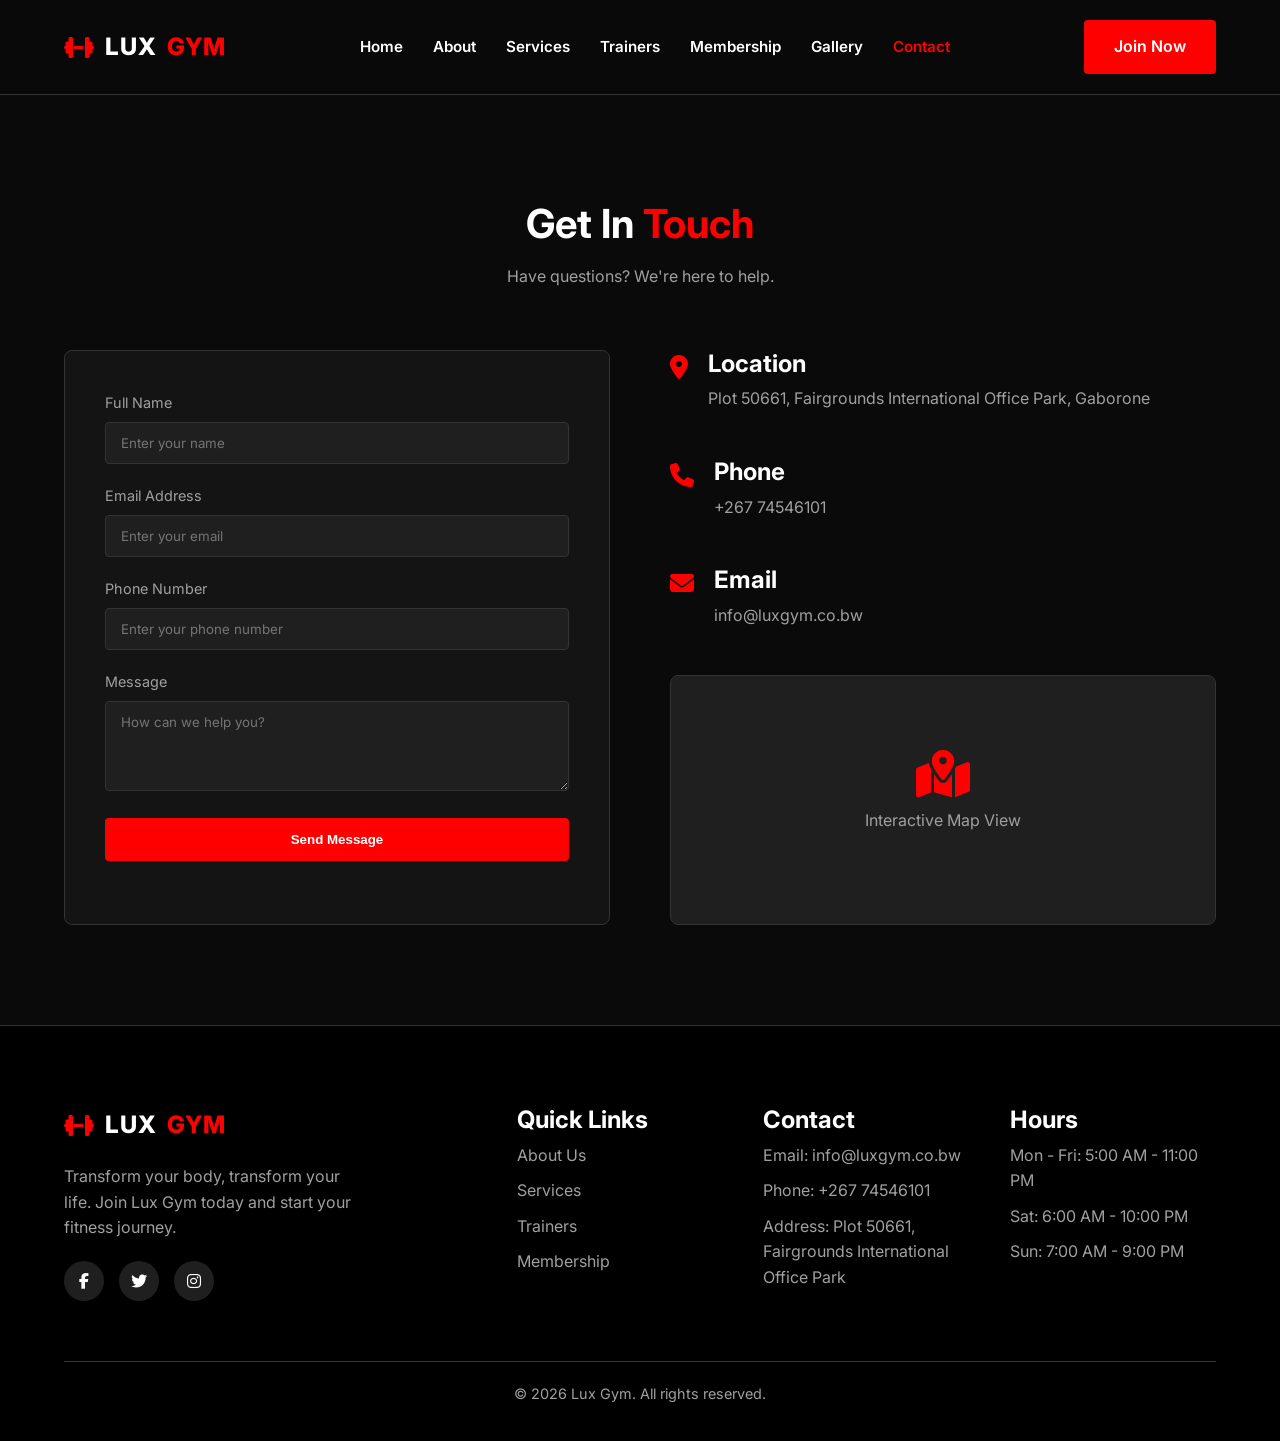
<file: contact.html>
<!DOCTYPE html>
<html lang="en">
<head>
  <meta charset="UTF-8">
  <meta name="viewport" content="width=device-width, initial-scale=1.0">
  <title>Lux Gym | Transform Your Life</title>
  <link rel="stylesheet" href="styles.css">
  <link href="https://fonts.googleapis.com/css2?family=Inter:wght@300;400;600;700;800&display=swap" rel="stylesheet">
  <link rel="stylesheet" href="https://cdnjs.cloudflare.com/ajax/libs/font-awesome/6.4.0/css/all.min.css">
</head>
<body>
  <!-- Header / Navbar -->
  <header id="header">
    <div class="logo">
      <i class="fa-solid fa-dumbbell logo-icon"></i> LUX <span class="accent">GYM</span>
    </div>
    <nav>
      <ul class="nav-links" id="navLinks">
        <li><a href="index.html">Home</a></li>
        <li><a href="about.html">About</a></li>
        <li><a href="services.html">Services</a></li>
        <li><a href="trainers.html">Trainers</a></li>
        <li><a href="membership.html">Membership</a></li>
        <li><a href="gallery.html">Gallery</a></li>
        <li><a href="contact.html">Contact</a></li>
      </ul>
    </nav>
    <a href="membership.html" class="btn btn-primary nav-cta">Join Now</a>
    <div class="mobile-menu-toggle" id="mobileMenuToggle">
      <i class="fa-solid fa-bars"></i>
    </div>
  </header>

  <!-- Main Content -->
  <main>
<div style="height: 100px;"></div>
<section id="contact" class="contact-section">
      <div class="section-header">
        <h2>Get In <span class="accent">Touch</span></h2>
        <p>Have questions? We're here to help.</p>
      </div>
      <div class="contact-container">
        <div class="contact-form-wrapper">
          <form id="contactForm">
            <div class="form-group">
              <label for="name">Full Name</label>
              <input type="text" id="name" placeholder="Enter your name" required>
            </div>
            <div class="form-group">
              <label for="email">Email Address</label>
              <input type="email" id="email" placeholder="Enter your email" required>
            </div>
            <div class="form-group">
              <label for="phone">Phone Number</label>
              <input type="tel" id="phone" placeholder="Enter your phone number">
            </div>
            <div class="form-group">
              <label for="message">Message</label>
              <textarea id="message" rows="4" placeholder="How can we help you?" required></textarea>
            </div>
            <button type="submit" class="btn btn-primary w-100">Send Message</button>
            <div id="formStatus" class="form-status"></div>
          </form>
        </div>
        <div class="contact-info">
          <div class="info-item">
            <i class="fa-solid fa-location-dot accent"></i>
            <div>
              <h3>Location</h3>
              <p>Plot 50661, Fairgrounds International Office Park, Gaborone</p>
            </div>
          </div>
          <div class="info-item">
            <i class="fa-solid fa-phone accent"></i>
            <div>
              <h3>Phone</h3>
              <p>+267 74546101</p>
            </div>
          </div>
          <div class="info-item">
            <i class="fa-solid fa-envelope accent"></i>
            <div>
              <h3>Email</h3>
              <p>info@luxgym.co.bw</p>
            </div>
          </div>
          
          <div class="map-placeholder">
            <div class="map-inner">
              <i class="fa-solid fa-map-location-dot fa-3x accent"></i>
              <p>Interactive Map View</p>
            </div>
          </div>
        </div>
      </div>
    </section>
</main>


  <!-- Footer -->
  <footer>
    <div class="footer-container">
      <div class="footer-brand">
        <div class="logo">
          <i class="fa-solid fa-dumbbell logo-icon"></i> LUX <span class="accent">GYM</span>
        </div>
        <p>Transform your body, transform your life. Join Lux Gym today and start your fitness journey.</p>
        <div class="social-links">
          <a href="#"><i class="fa-brands fa-facebook-f"></i></a>
          <a href="#"><i class="fa-brands fa-twitter"></i></a>
          <a href="#"><i class="fa-brands fa-instagram"></i></a>
        </div>
      </div>
      <div class="footer-links">
        <h3>Quick Links</h3>
        <ul>
          <li><a href="about.html">About Us</a></li>
          <li><a href="services.html">Services</a></li>
          <li><a href="#trainers">Trainers</a></li>
          <li><a href="membership.html">Membership</a></li>
        </ul>
      </div>
      <div class="footer-contact">
        <h3>Contact</h3>
        <p>Email: info@luxgym.co.bw</p>
        <p>Phone: +267 74546101</p>
        <p>Address: Plot 50661, Fairgrounds International Office Park</p>
      </div>
      <div class="footer-hours">
        <h3>Hours</h3>
        <p>Mon - Fri: 5:00 AM - 11:00 PM</p>
        <p>Sat: 6:00 AM - 10:00 PM</p>
        <p>Sun: 7:00 AM - 9:00 PM</p>
      </div>
    </div>
    <div class="footer-bottom">
      <p>&copy; 2026 Lux Gym. All rights reserved.</p>
    </div>
  </footer>

  <script src="script.js"></script>
</body>
</html>
</file>
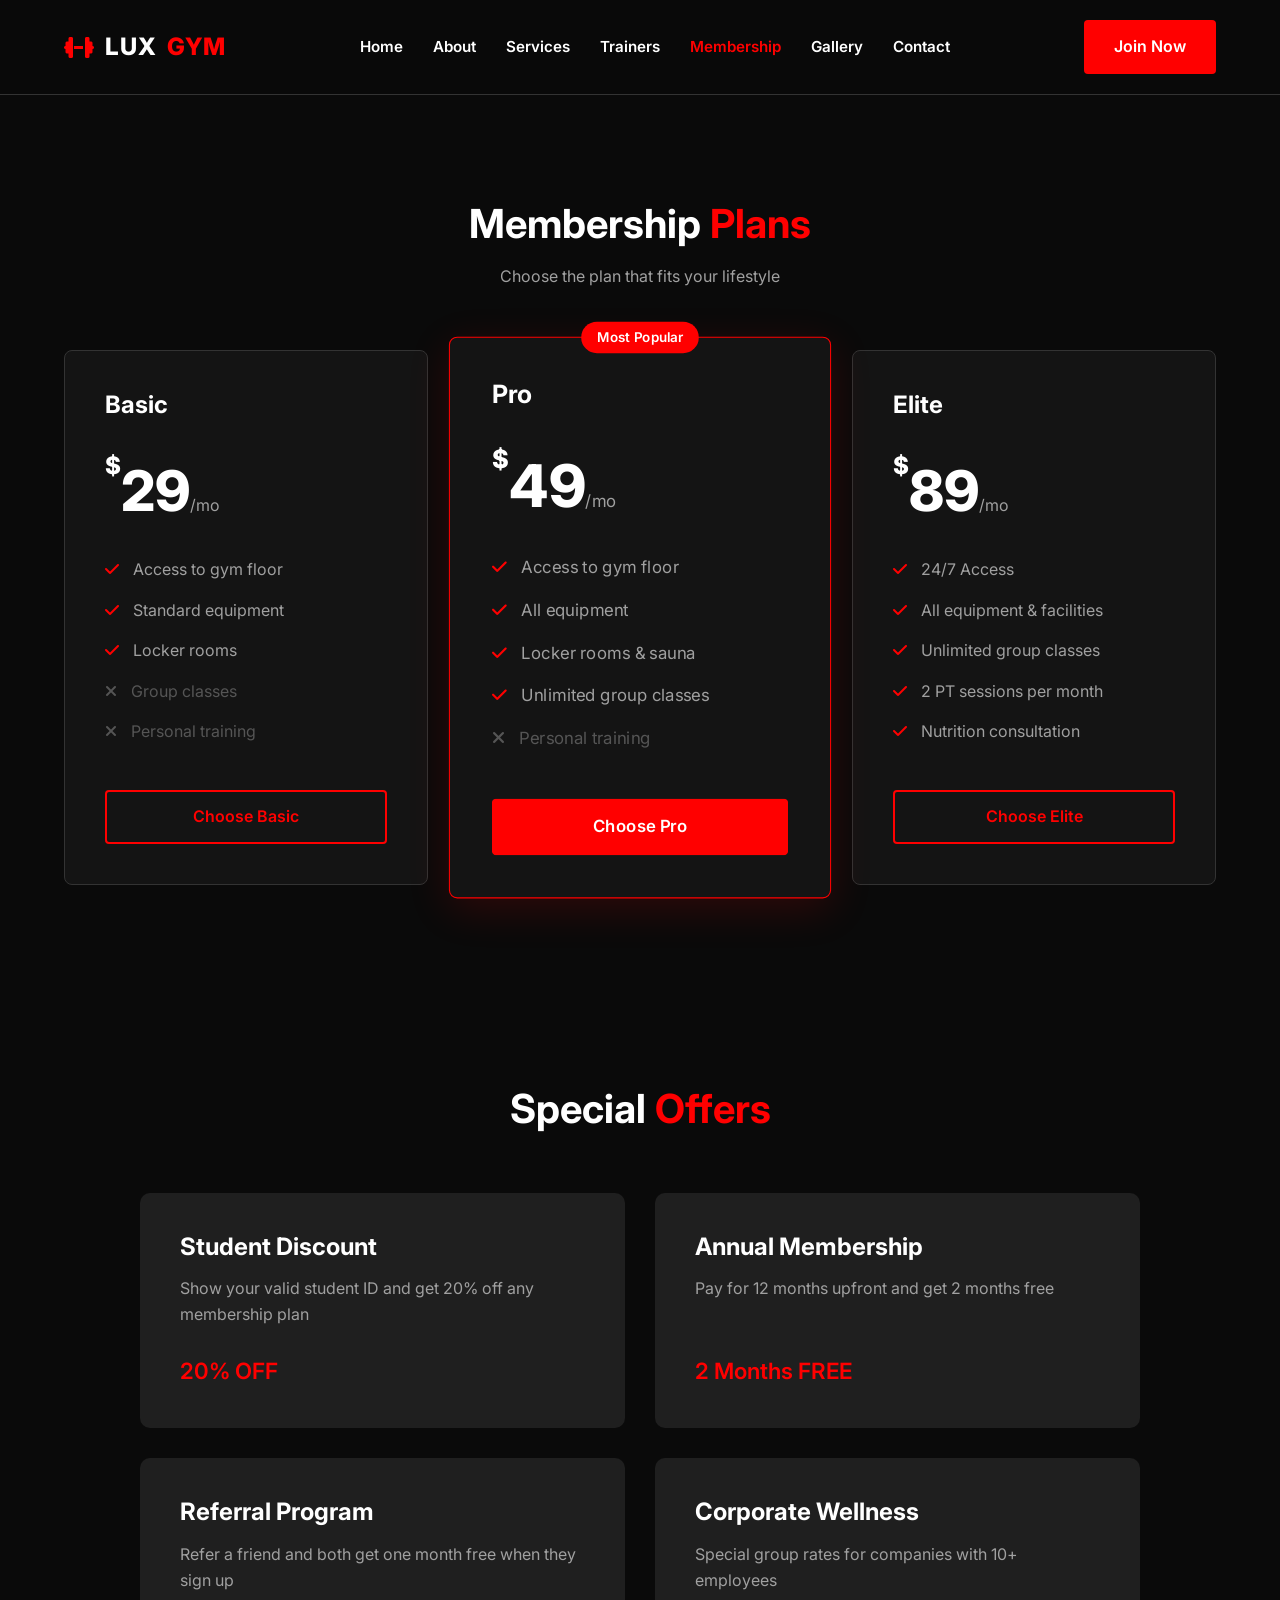
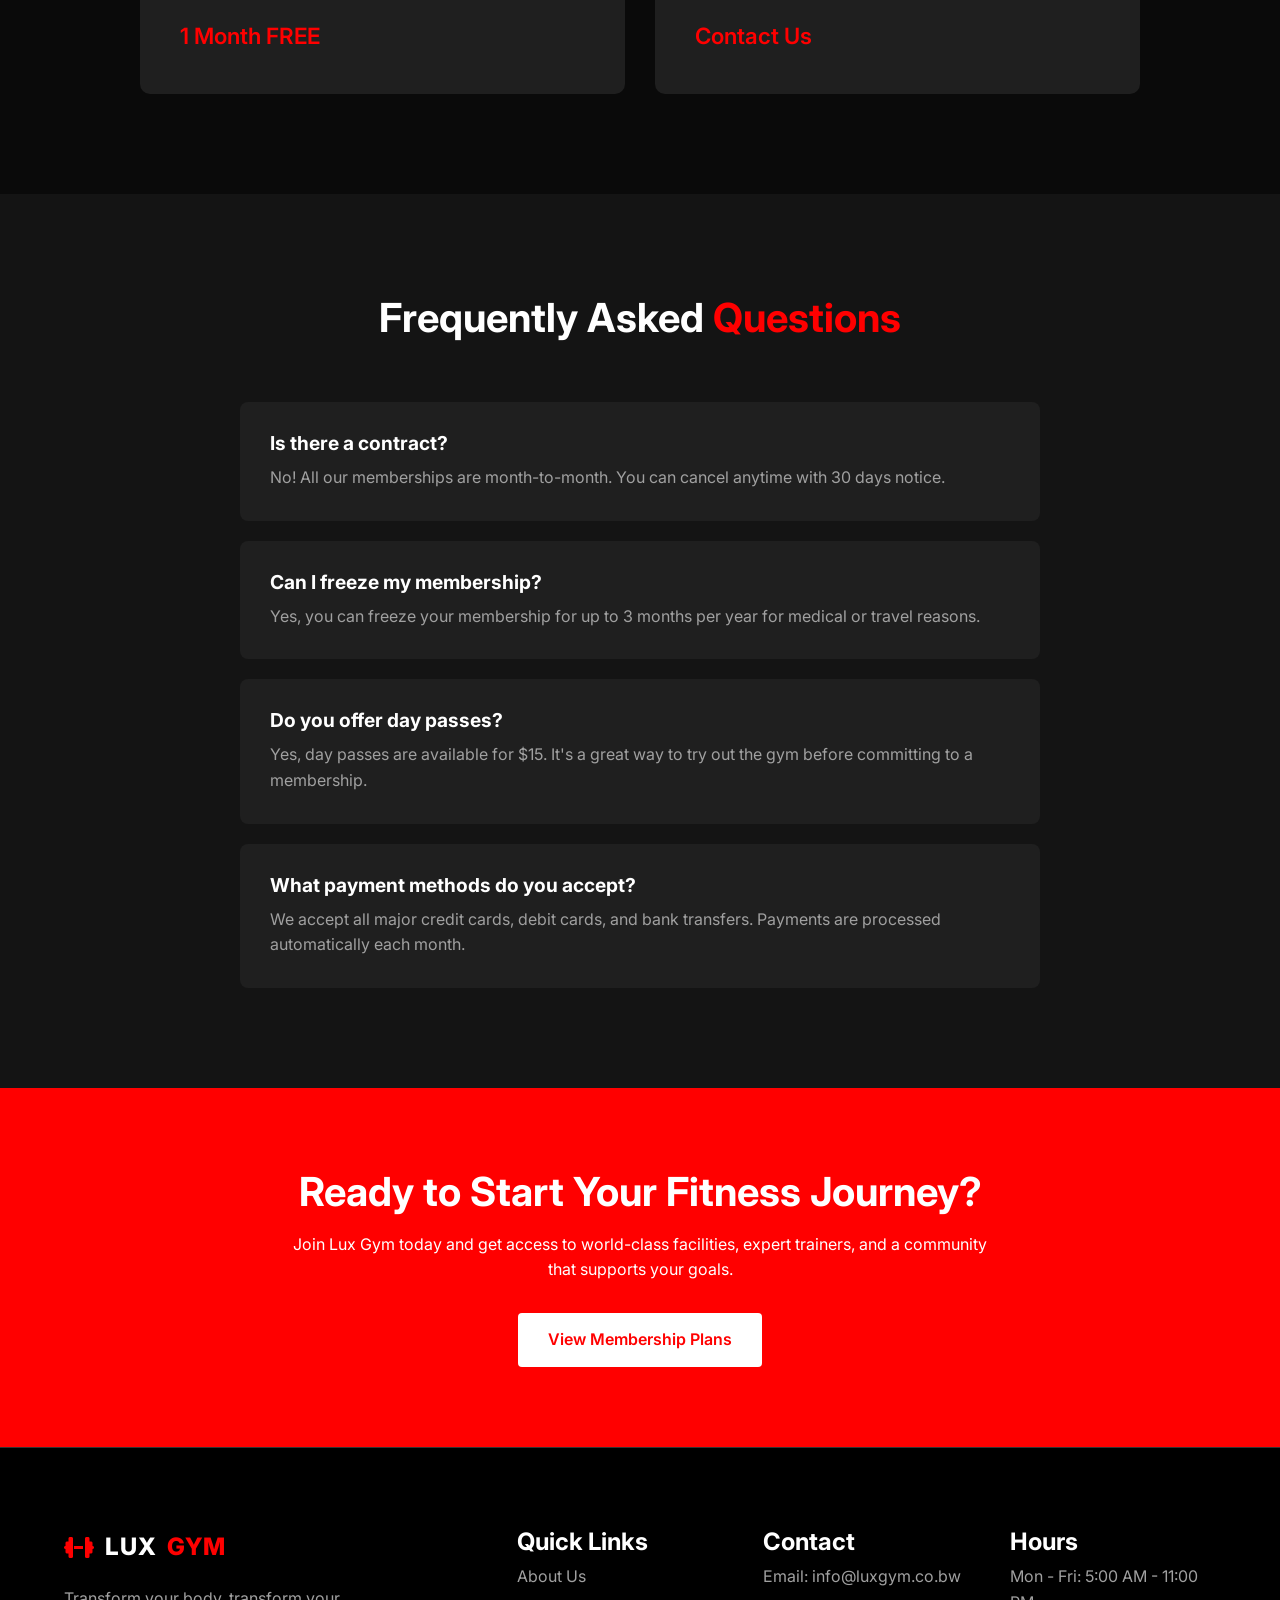
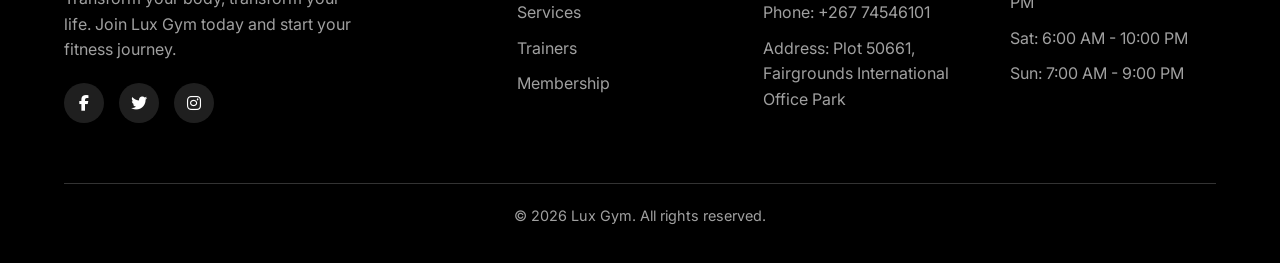
<file: membership.html>
<!DOCTYPE html>
<html lang="en">
<head>
  <meta charset="UTF-8">
  <meta name="viewport" content="width=device-width, initial-scale=1.0">
  <title>Lux Gym | Transform Your Life</title>
  <link rel="stylesheet" href="styles.css">
  <link href="https://fonts.googleapis.com/css2?family=Inter:wght@300;400;600;700;800&display=swap" rel="stylesheet">
  <link rel="stylesheet" href="https://cdnjs.cloudflare.com/ajax/libs/font-awesome/6.4.0/css/all.min.css">
</head>
<body>
  <!-- Header / Navbar -->
  <header id="header">
    <div class="logo">
      <i class="fa-solid fa-dumbbell logo-icon"></i> LUX <span class="accent">GYM</span>
    </div>
    <nav>
      <ul class="nav-links" id="navLinks">
        <li><a href="index.html">Home</a></li>
        <li><a href="about.html">About</a></li>
        <li><a href="services.html">Services</a></li>
        <li><a href="trainers.html">Trainers</a></li>
        <li><a href="membership.html">Membership</a></li>
        <li><a href="gallery.html">Gallery</a></li>
        <li><a href="contact.html">Contact</a></li>
      </ul>
    </nav>
    <a href="membership.html" class="btn btn-primary nav-cta">Join Now</a>
    <div class="mobile-menu-toggle" id="mobileMenuToggle">
      <i class="fa-solid fa-bars"></i>
    </div>
  </header>

  <!-- Main Content -->
  <main>
<div style="height: 100px;"></div>
<section id="membership" class="membership-section">
      <div class="section-header">
        <h2>Membership <span class="accent">Plans</span></h2>
        <p>Choose the plan that fits your lifestyle</p>
      </div>
      <div class="pricing-grid">
        <div class="pricing-card">
          <h3>Basic</h3>
          <div class="price"><span class="currency">$</span>29<span class="period">/mo</span></div>
          <ul>
            <li><i class="fa-solid fa-check"></i> Access to gym floor</li>
            <li><i class="fa-solid fa-check"></i> Standard equipment</li>
            <li><i class="fa-solid fa-check"></i> Locker rooms</li>
            <li class="disabled"><i class="fa-solid fa-xmark"></i> Group classes</li>
            <li class="disabled"><i class="fa-solid fa-xmark"></i> Personal training</li>
          </ul>
          <a href="contact.html" class="btn btn-outline-accent w-100">Choose Basic</a>
        </div>
        <div class="pricing-card featured">
          <div class="popular-badge">Most Popular</div>
          <h3>Pro</h3>
          <div class="price"><span class="currency">$</span>49<span class="period">/mo</span></div>
          <ul>
            <li><i class="fa-solid fa-check"></i> Access to gym floor</li>
            <li><i class="fa-solid fa-check"></i> All equipment</li>
            <li><i class="fa-solid fa-check"></i> Locker rooms & sauna</li>
            <li><i class="fa-solid fa-check"></i> Unlimited group classes</li>
            <li class="disabled"><i class="fa-solid fa-xmark"></i> Personal training</li>
          </ul>
          <a href="contact.html" class="btn btn-primary w-100">Choose Pro</a>
        </div>
        <div class="pricing-card">
          <h3>Elite</h3>
          <div class="price"><span class="currency">$</span>89<span class="period">/mo</span></div>
          <ul>
            <li><i class="fa-solid fa-check"></i> 24/7 Access</li>
            <li><i class="fa-solid fa-check"></i> All equipment & facilities</li>
            <li><i class="fa-solid fa-check"></i> Unlimited group classes</li>
            <li><i class="fa-solid fa-check"></i> 2 PT sessions per month</li>
            <li><i class="fa-solid fa-check"></i> Nutrition consultation</li>
          </ul>
          <a href="contact.html" class="btn btn-outline-accent w-100">Choose Elite</a>
        </div>
      </div>
    </section>

    <!-- Special Offers Section -->
    <section class="offers-section">
      <div class="section-header">
        <h2>Special <span class="accent">Offers</span></h2>
      </div>
      <div class="offers-grid">
        <div class="offer-card">
          <h3>Student Discount</h3>
          <p>Show your valid student ID and get 20% off any membership plan</p>
          <span class="offer-highlight">20% OFF</span>
        </div>
        <div class="offer-card">
          <h3>Annual Membership</h3>
          <p>Pay for 12 months upfront and get 2 months free</p>
          <span class="offer-highlight">2 Months FREE</span>
        </div>
        <div class="offer-card">
          <h3>Referral Program</h3>
          <p>Refer a friend and both get one month free when they sign up</p>
          <span class="offer-highlight">1 Month FREE</span>
        </div>
        <div class="offer-card">
          <h3>Corporate Wellness</h3>
          <p>Special group rates for companies with 10+ employees</p>
          <span class="offer-highlight">Contact Us</span>
        </div>
      </div>
    </section>

    <!-- FAQ Section -->
    <section class="faq-section">
      <div class="section-header">
        <h2>Frequently Asked <span class="accent">Questions</span></h2>
      </div>
      <div class="faq-list">
        <div class="faq-item">
          <h3>Is there a contract?</h3>
          <p>No! All our memberships are month-to-month. You can cancel anytime with 30 days notice.</p>
        </div>
        <div class="faq-item">
          <h3>Can I freeze my membership?</h3>
          <p>Yes, you can freeze your membership for up to 3 months per year for medical or travel reasons.</p>
        </div>
        <div class="faq-item">
          <h3>Do you offer day passes?</h3>
          <p>Yes, day passes are available for $15. It's a great way to try out the gym before committing to a membership.</p>
        </div>
        <div class="faq-item">
          <h3>What payment methods do you accept?</h3>
          <p>We accept all major credit cards, debit cards, and bank transfers. Payments are processed automatically each month.</p>
        </div>
      </div>
    </section>

    <section class="cta-banner">
      <h2>Ready to Start Your Fitness Journey?</h2>
      <p>Join Lux Gym today and get access to world-class facilities, expert trainers, and a community that supports your goals.</p>
      <a href="membership.html" class="btn btn-light">View Membership Plans</a>
    </section>
</main>


  <!-- Footer -->
  <footer>
    <div class="footer-container">
      <div class="footer-brand">
        <div class="logo">
          <i class="fa-solid fa-dumbbell logo-icon"></i> LUX <span class="accent">GYM</span>
        </div>
        <p>Transform your body, transform your life. Join Lux Gym today and start your fitness journey.</p>
        <div class="social-links">
          <a href="#"><i class="fa-brands fa-facebook-f"></i></a>
          <a href="#"><i class="fa-brands fa-twitter"></i></a>
          <a href="#"><i class="fa-brands fa-instagram"></i></a>
        </div>
      </div>
      <div class="footer-links">
        <h3>Quick Links</h3>
        <ul>
          <li><a href="about.html">About Us</a></li>
          <li><a href="services.html">Services</a></li>
          <li><a href="#trainers">Trainers</a></li>
          <li><a href="membership.html">Membership</a></li>
        </ul>
      </div>
      <div class="footer-contact">
        <h3>Contact</h3>
        <p>Email: info@luxgym.co.bw</p>
        <p>Phone: +267 74546101</p>
        <p>Address: Plot 50661, Fairgrounds International Office Park</p>
      </div>
      <div class="footer-hours">
        <h3>Hours</h3>
        <p>Mon - Fri: 5:00 AM - 11:00 PM</p>
        <p>Sat: 6:00 AM - 10:00 PM</p>
        <p>Sun: 7:00 AM - 9:00 PM</p>
      </div>
    </div>
    <div class="footer-bottom">
      <p>&copy; 2026 Lux Gym. All rights reserved.</p>
    </div>
  </footer>

  <script src="script.js"></script>
</body>
</html>
</file>
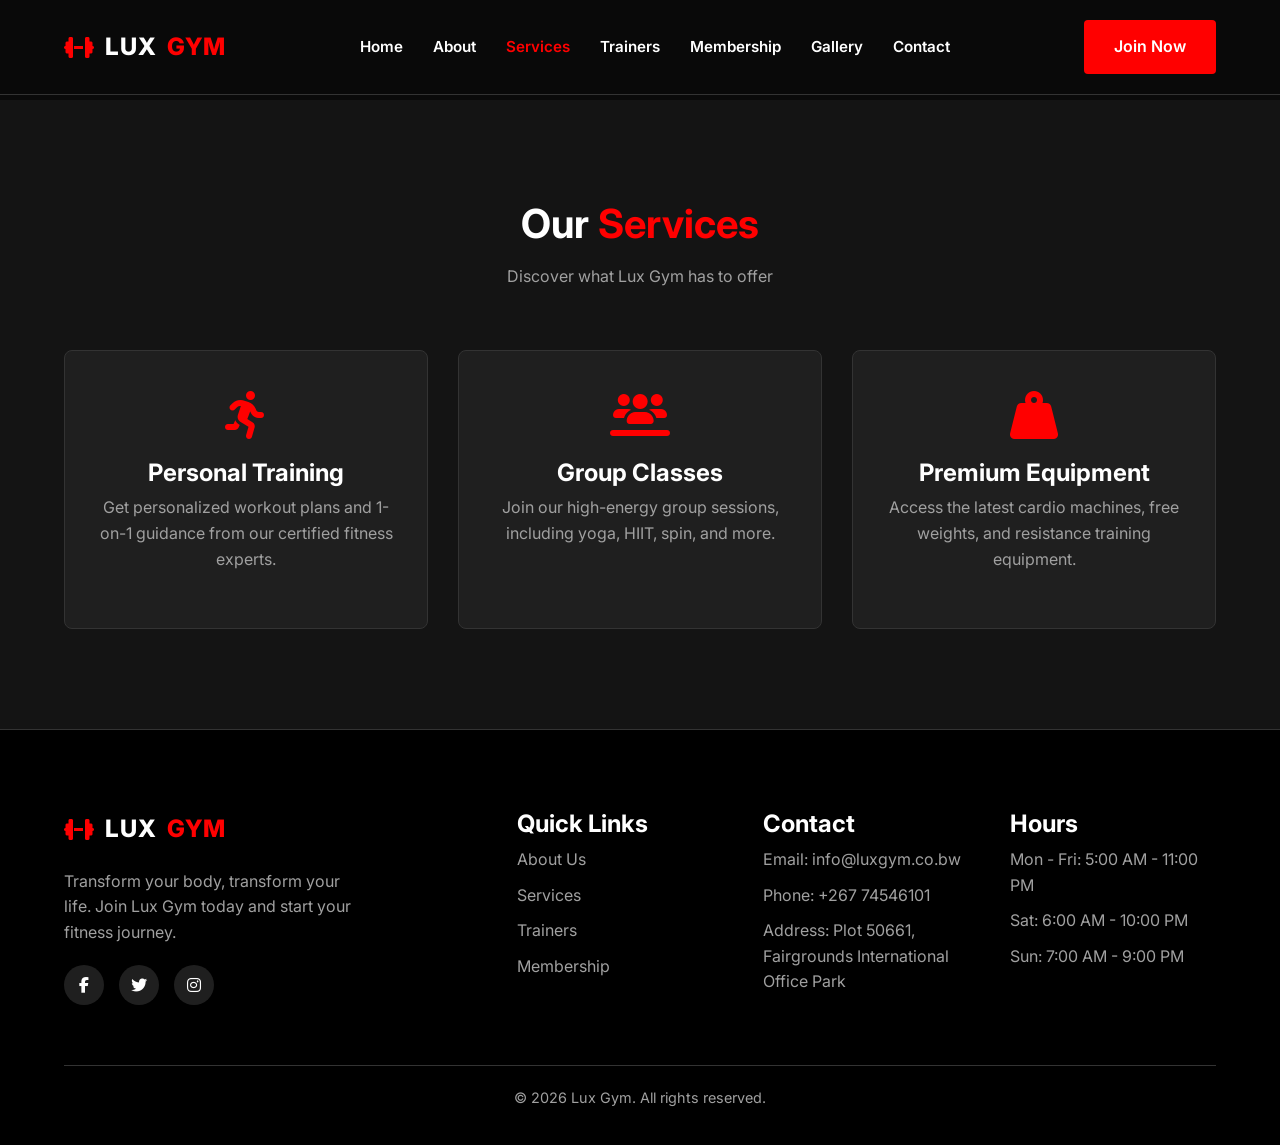
<file: services.html>
<!DOCTYPE html>
<html lang="en">
<head>
  <meta charset="UTF-8">
  <meta name="viewport" content="width=device-width, initial-scale=1.0">
  <title>Lux Gym | Transform Your Life</title>
  <link rel="stylesheet" href="styles.css">
  <link href="https://fonts.googleapis.com/css2?family=Inter:wght@300;400;600;700;800&display=swap" rel="stylesheet">
  <link rel="stylesheet" href="https://cdnjs.cloudflare.com/ajax/libs/font-awesome/6.4.0/css/all.min.css">
</head>
<body>
  <!-- Header / Navbar -->
  <header id="header">
    <div class="logo">
      <i class="fa-solid fa-dumbbell logo-icon"></i> LUX <span class="accent">GYM</span>
    </div>
    <nav>
      <ul class="nav-links" id="navLinks">
        <li><a href="index.html">Home</a></li>
        <li><a href="about.html">About</a></li>
        <li><a href="services.html">Services</a></li>
        <li><a href="trainers.html">Trainers</a></li>
        <li><a href="membership.html">Membership</a></li>
        <li><a href="gallery.html">Gallery</a></li>
        <li><a href="contact.html">Contact</a></li>
      </ul>
    </nav>
    <a href="membership.html" class="btn btn-primary nav-cta">Join Now</a>
    <div class="mobile-menu-toggle" id="mobileMenuToggle">
      <i class="fa-solid fa-bars"></i>
    </div>
  </header>

  <!-- Main Content -->
  <main>
<div style="height: 100px;"></div>
<section id="services" class="services-section">
      <div class="section-header">
        <h2>Our <span class="accent">Services</span></h2>
        <p>Discover what Lux Gym has to offer</p>
      </div>
      <div class="services-grid">
        <div class="service-card">
          <i class="fa-solid fa-person-running icon-large accent"></i>
          <h3>Personal Training</h3>
          <p>Get personalized workout plans and 1-on-1 guidance from our certified fitness experts.</p>
        </div>
        <div class="service-card">
          <i class="fa-solid fa-users-line icon-large accent"></i>
          <h3>Group Classes</h3>
          <p>Join our high-energy group sessions, including yoga, HIIT, spin, and more.</p>
        </div>
        <div class="service-card">
          <i class="fa-solid fa-weight-hanging icon-large accent"></i>
          <h3>Premium Equipment</h3>
          <p>Access the latest cardio machines, free weights, and resistance training equipment.</p>
        </div>
      </div>
    </section>
</main>


  <!-- Footer -->
  <footer>
    <div class="footer-container">
      <div class="footer-brand">
        <div class="logo">
          <i class="fa-solid fa-dumbbell logo-icon"></i> LUX <span class="accent">GYM</span>
        </div>
        <p>Transform your body, transform your life. Join Lux Gym today and start your fitness journey.</p>
        <div class="social-links">
          <a href="#"><i class="fa-brands fa-facebook-f"></i></a>
          <a href="#"><i class="fa-brands fa-twitter"></i></a>
          <a href="#"><i class="fa-brands fa-instagram"></i></a>
        </div>
      </div>
      <div class="footer-links">
        <h3>Quick Links</h3>
        <ul>
          <li><a href="about.html">About Us</a></li>
          <li><a href="services.html">Services</a></li>
          <li><a href="#trainers">Trainers</a></li>
          <li><a href="membership.html">Membership</a></li>
        </ul>
      </div>
      <div class="footer-contact">
        <h3>Contact</h3>
        <p>Email: info@luxgym.co.bw</p>
        <p>Phone: +267 74546101</p>
        <p>Address: Plot 50661, Fairgrounds International Office Park</p>
      </div>
      <div class="footer-hours">
        <h3>Hours</h3>
        <p>Mon - Fri: 5:00 AM - 11:00 PM</p>
        <p>Sat: 6:00 AM - 10:00 PM</p>
        <p>Sun: 7:00 AM - 9:00 PM</p>
      </div>
    </div>
    <div class="footer-bottom">
      <p>&copy; 2026 Lux Gym. All rights reserved.</p>
    </div>
  </footer>

  <script src="script.js"></script>
</body>
</html>
</file>
<file: styles.css>
/* Google Fonts */
@import url('https://fonts.googleapis.com/css2?family=Inter:wght@300;400;600;700;800&display=swap');

/* CSS Variables */
:root {
  --bg-color: #0a0a0a;
  --bg-secondary: #141414;
  --bg-tertiary: #1f1f1f;
  --accent-color: #ff0000;
  --accent-hover: #cc0000;
  --text-primary: #ffffff;
  --text-secondary: #a0a0a0;
  --border-color: #333333;
  --font-main: 'Inter', sans-serif;
  --transition: all 0.3s ease;
}

/* Reset & Base Styles */
* {
  margin: 0;
  padding: 0;
  box-sizing: border-box;
}

html {
  scroll-behavior: smooth;
}

body {
  font-family: var(--font-main);
  background-color: var(--bg-color);
  color: var(--text-primary);
  line-height: 1.6;
  overflow-x: hidden;
}

a {
  text-decoration: none;
  color: inherit;
}

ul {
  list-style: none;
}

.accent {
  color: var(--accent-color);
}

.accent-icon {
  color: var(--accent-color);
  margin-right: 10px;
}

/* Typography */
h1, h2, h3, h4 {
  font-weight: 700;
  line-height: 1.2;
}

h1 { font-size: 3.5rem; margin-bottom: 1.5rem; }
h2 { font-size: 2.5rem; margin-bottom: 1rem; }
h3 { font-size: 1.5rem; margin-bottom: 0.5rem; }
p { color: var(--text-secondary); margin-bottom: 1rem; }

/* Buttons */
.btn {
  display: inline-block;
  padding: 12px 28px;
  border-radius: 4px;
  font-weight: 600;
  text-align: center;
  cursor: pointer;
  transition: var(--transition);
  border: 2px solid transparent;
}

.btn-primary {
  background-color: var(--accent-color);
  color: #fff;
}

.btn-primary:hover {
  background-color: var(--accent-hover);
  transform: translateY(-2px);
  box-shadow: 0 4px 15px rgba(255, 0, 0, 0.4);
}

.btn-outline {
  background-color: transparent;
  border-color: #fff;
  color: #fff;
}

.btn-outline:hover {
  background-color: #fff;
  color: var(--bg-color);
  transform: translateY(-2px);
}

.btn-outline-accent {
  background-color: transparent;
  border-color: var(--accent-color);
  color: var(--accent-color);
}

.btn-outline-accent:hover {
  background-color: var(--accent-color);
  color: #fff;
  transform: translateY(-2px);
}

.btn-light {
  background-color: #fff;
  color: var(--accent-color);
}

.btn-light:hover {
  background-color: #f0f0f0;
  transform: translateY(-2px);
  box-shadow: 0 4px 15px rgba(255, 255, 255, 0.2);
}

.w-100 {
  width: 100%;
}

.mt-4 {
  margin-top: 2rem;
}

/* Header */
header {
  position: fixed;
  top: 0;
  left: 0;
  width: 100%;
  display: flex;
  justify-content: space-between;
  align-items: center;
  padding: 20px 5%;
  z-index: 1000;
  transition: var(--transition);
  background: rgba(10, 10, 10, 0.95);
  backdrop-filter: blur(10px);
  border-bottom: 1px solid var(--border-color);
}

header.scrolled {
  padding: 15px 5%;
  box-shadow: 0 4px 20px rgba(0, 0, 0, 0.5);
}

.logo {
  font-size: 1.5rem;
  font-weight: 800;
  letter-spacing: 1px;
  display: flex;
  align-items: center;
  gap: 10px;
}

.logo-icon {
  color: var(--accent-color);
}

.nav-links {
  display: flex;
  gap: 30px;
}

.nav-links a {
  font-size: 0.95rem;
  font-weight: 600;
  color: var(--text-primary);
  transition: var(--transition);
}

.nav-links a:hover,
.nav-links a.active {
  color: var(--accent-color);
}

.mobile-menu-toggle {
  display: none;
  font-size: 1.5rem;
  cursor: pointer;
}

/* Hero Section */
.hero {
  height: 100vh;
  display: flex;
  align-items: center;
  padding: 0 5%;
  background-size: cover;
  background-position: center;
  background-repeat: no-repeat;
  position: relative;
  margin-top: 0; /* Cover full screen */
}

.hero-content {
  max-width: 800px;
  z-index: 2;
  margin-top: 80px;
}

.hero p {
  font-size: 1.2rem;
  margin-bottom: 2rem;
  color: #ddd;
}

.hero-buttons {
  display: flex;
  gap: 20px;
}

/* Quick Features */
.quick-features {
  display: grid;
  grid-template-columns: repeat(auto-fit, minmax(200px, 1fr));
  gap: 30px;
  padding: 60px 5%;
  background-color: var(--bg-secondary);
  border-bottom: 1px solid var(--border-color);
}

.feature-item {
  text-align: center;
}

.feature-item .icon-wrapper {
  width: 70px;
  height: 70px;
  background-color: var(--bg-tertiary);
  border-radius: 50%;
  display: flex;
  align-items: center;
  justify-content: center;
  margin: 0 auto 20px;
  font-size: 1.8rem;
  color: var(--accent-color);
  transition: var(--transition);
}

.feature-item:hover .icon-wrapper {
  background-color: var(--accent-color);
  color: #fff;
  transform: scale(1.1);
}

/* Section Common */
section {
  padding: 100px 5%;
}

.section-header {
  text-align: center;
  margin-bottom: 60px;
  max-width: 600px;
  margin-left: auto;
  margin-right: auto;
}

/* About Section */
.about-section {
  display: grid;
  grid-template-columns: 1fr 1fr;
  gap: 60px;
  align-items: center;
}

.check-list {
  margin: 20px 0;
}

.check-list li {
  margin-bottom: 15px;
  display: flex;
  align-items: center;
}

.about-images {
  position: relative;
  height: 500px;
}

.about-images img {
  border-radius: 10px;
  position: absolute;
  object-fit: cover;
  box-shadow: 0 10px 30px rgba(0,0,0,0.5);
  transition: var(--transition);
}

.about-images .img-1 {
  width: 70%;
  height: 70%;
  top: 0;
  left: 0;
  z-index: 1;
}

.about-images .img-2 {
  width: 65%;
  height: 65%;
  bottom: 0;
  right: 0;
  z-index: 2;
  border: 5px solid var(--bg-color);
}

.about-images img:hover {
  transform: scale(1.05);
  z-index: 3;
}

/* Services */
.services-section {
  background-color: var(--bg-secondary);
}

.services-grid {
  display: grid;
  grid-template-columns: repeat(auto-fit, minmax(300px, 1fr));
  gap: 30px;
}

.service-card {
  background-color: var(--bg-tertiary);
  padding: 40px 30px;
  border-radius: 8px;
  text-align: center;
  transition: var(--transition);
  border: 1px solid var(--border-color);
}

.service-card:hover {
  transform: translateY(-10px);
  border-color: var(--accent-color);
  box-shadow: 0 10px 30px rgba(255, 0, 0, 0.1);
}

.icon-large {
  font-size: 3rem;
  margin-bottom: 20px;
}

/* Trainers */
.trainers-grid {
  display: grid;
  grid-template-columns: repeat(auto-fit, minmax(300px, 1fr));
  gap: 30px;
}

.trainer-card {
  background-color: var(--bg-secondary);
  border-radius: 8px;
  overflow: hidden;
  transition: var(--transition);
}

.trainer-card:hover {
  transform: translateY(-10px);
}

.trainer-card img {
  width: 100%;
  height: 350px;
  object-fit: cover;
  filter: grayscale(80%);
  transition: var(--transition);
}

.trainer-card:hover img {
  filter: grayscale(0%);
}

.trainer-info {
  padding: 25px;
}

.specialty {
  display: block;
  font-size: 0.9rem;
  font-weight: 600;
  margin-bottom: 10px;
}

/* CTA Banner */
.cta-banner {
  background-color: var(--accent-color);
  text-align: center;
  padding: 80px 5%;
}

.cta-banner h2, .cta-banner p {
  color: #fff;
  max-width: 700px;
  margin-left: auto;
  margin-right: auto;
}

.cta-banner p {
  margin-bottom: 30px;
}

/* Membership */
.pricing-grid {
  display: grid;
  grid-template-columns: repeat(auto-fit, minmax(300px, 1fr));
  gap: 30px;
}

.pricing-card {
  background-color: var(--bg-secondary);
  border: 1px solid var(--border-color);
  border-radius: 8px;
  padding: 40px;
  position: relative;
  transition: var(--transition);
  display: flex;
  flex-direction: column;
}

.pricing-card.featured {
  border-color: var(--accent-color);
  transform: scale(1.05);
  box-shadow: 0 10px 40px rgba(255, 0, 0, 0.15);
  z-index: 2;
}

.popular-badge {
  position: absolute;
  top: 0;
  left: 50%;
  transform: translate(-50%, -50%);
  background-color: var(--accent-color);
  color: #fff;
  padding: 5px 15px;
  border-radius: 20px;
  font-size: 0.8rem;
  font-weight: 600;
}

.price {
  font-size: 3.5rem;
  font-weight: 800;
  margin: 20px 0;
  color: var(--text-primary);
}

.currency {
  font-size: 1.5rem;
  vertical-align: top;
}

.period {
  font-size: 1rem;
  color: var(--text-secondary);
  font-weight: 400;
}

.pricing-card ul {
  margin-bottom: 30px;
  flex-grow: 1;
}

.pricing-card li {
  margin-bottom: 15px;
  color: var(--text-secondary);
}

.pricing-card li i {
  color: var(--accent-color);
  margin-right: 10px;
}

.pricing-card li.disabled {
  color: #555;
}

.pricing-card li.disabled i {
  color: #555;
}

/* Gallery */
.gallery-section {
  background-color: var(--bg-secondary);
}

.gallery-grid {
  display: grid;
  grid-template-columns: repeat(auto-fill, minmax(300px, 1fr));
  gap: 20px;
}

.gallery-img {
  width: 100%;
  height: 250px;
  object-fit: cover;
  border-radius: 8px;
  transition: var(--transition);
  cursor: pointer;
}

.gallery-img:hover {
  transform: scale(1.03);
  box-shadow: 0 10px 20px rgba(0,0,0,0.5);
}

/* Contact */
.contact-container {
  display: grid;
  grid-template-columns: 1fr 1fr;
  gap: 60px;
}

.contact-form-wrapper {
  background-color: var(--bg-secondary);
  padding: 40px;
  border-radius: 8px;
  border: 1px solid var(--border-color);
}

.form-group {
  margin-bottom: 20px;
}

.form-group label {
  display: block;
  margin-bottom: 8px;
  font-size: 0.9rem;
  color: var(--text-secondary);
}

.form-group input,
.form-group textarea {
  width: 100%;
  padding: 12px 15px;
  background-color: var(--bg-tertiary);
  border: 1px solid var(--border-color);
  border-radius: 4px;
  color: var(--text-primary);
  font-family: var(--font-main);
  transition: var(--transition);
}

.form-group input:focus,
.form-group textarea:focus {
  outline: none;
  border-color: var(--accent-color);
}

.form-status {
  margin-top: 15px;
  text-align: center;
  font-weight: 600;
}

.info-item {
  display: flex;
  gap: 20px;
  margin-bottom: 30px;
}

.info-item i {
  font-size: 1.5rem;
  margin-top: 5px;
}

.map-placeholder {
  height: 250px;
  background-color: var(--bg-tertiary);
  border-radius: 8px;
  border: 1px solid var(--border-color);
  display: flex;
  align-items: center;
  justify-content: center;
  margin-top: 30px;
}

.map-inner {
  text-align: center;
  color: var(--text-secondary);
}

.map-inner i {
  margin-bottom: 10px;
}

/* Footer */
footer {
  background-color: #000;
  padding: 80px 5% 20px;
  border-top: 1px solid var(--border-color);
}

.footer-container {
  display: grid;
  grid-template-columns: 2fr 1fr 1fr 1fr;
  gap: 40px;
  margin-bottom: 60px;
}

.footer-brand p {
  margin: 20px 0;
  max-width: 300px;
}

.social-links {
  display: flex;
  gap: 15px;
}

.social-links a {
  width: 40px;
  height: 40px;
  background-color: var(--bg-tertiary);
  display: flex;
  align-items: center;
  justify-content: center;
  border-radius: 50%;
  transition: var(--transition);
}

.social-links a:hover {
  background-color: var(--accent-color);
  transform: translateY(-3px);
}

.footer-links ul li {
  margin-bottom: 10px;
}

.footer-links ul li a {
  color: var(--text-secondary);
  transition: var(--transition);
}

.footer-links ul li a:hover {
  color: var(--accent-color);
  padding-left: 5px;
}

.footer-contact p, .footer-hours p {
  margin-bottom: 10px;
}

.footer-bottom {
  text-align: center;
  padding-top: 20px;
  border-top: 1px solid var(--border-color);
  color: var(--text-secondary);
  font-size: 0.9rem;
}

/* Special Offers */
.offers-section {
  background-color: var(--bg-color);
}

.offers-grid {
  display: grid;
  grid-template-columns: repeat(auto-fit, minmax(350px, 1fr));
  gap: 30px;
  max-width: 1000px;
  margin: 0 auto;
}

.offer-card {
  background-color: var(--bg-tertiary);
  border-radius: 10px;
  padding: 40px;
  display: flex;
  flex-direction: column;
}

.offer-card h3 {
  font-size: 1.5rem;
  margin-bottom: 15px;
}

.offer-card p {
  flex-grow: 1;
  margin-bottom: 25px;
}

.offer-highlight {
  color: var(--accent-color);
  font-size: 1.4rem;
  font-weight: 600;
}

/* FAQ */
.faq-section {
  background-color: var(--bg-secondary);
}

.faq-list {
  max-width: 800px;
  margin: 0 auto;
  display: flex;
  flex-direction: column;
  gap: 20px;
}

.faq-item {
  background-color: var(--bg-tertiary);
  border-radius: 8px;
  padding: 30px;
}

.faq-item h3 {
  font-size: 1.2rem;
  margin-bottom: 10px;
}

.faq-item p {
  margin-bottom: 0;
}

/* Responsive Design */
@media (max-width: 1024px) {
  h1 { font-size: 3rem; }
  .about-section { grid-template-columns: 1fr; }
  .about-images { height: 400px; margin-top: 40px; }
  .about-images .img-1 { width: 60%; height: 80%; }
  .about-images .img-2 { width: 60%; height: 70%; }
  .pricing-card.featured { transform: scale(1); }
}

@media (max-width: 768px) {
  .mobile-menu-toggle { display: block; }
  .nav-cta { display: none; }
  
  .nav-links {
    position: absolute;
    top: 100%;
    left: 0;
    width: 100%;
    background-color: rgba(10, 10, 10, 0.98);
    flex-direction: column;
    padding: 20px 0;
    text-align: center;
    gap: 0;
    clip-path: polygon(0 0, 100% 0, 100% 0, 0 0);
    transition: var(--transition);
    border-bottom: 1px solid var(--border-color);
  }
  
  .nav-links.active {
    clip-path: polygon(0 0, 100% 0, 100% 100%, 0 100%);
  }
  
  .nav-links li { margin: 15px 0; }
  
  h1 { font-size: 2.5rem; }
  .hero-buttons { flex-direction: column; }
  
  section { padding: 60px 5%; }
  
  .contact-container { grid-template-columns: 1fr; }
  .footer-container { grid-template-columns: 1fr; gap: 30px; }
}
</file>
